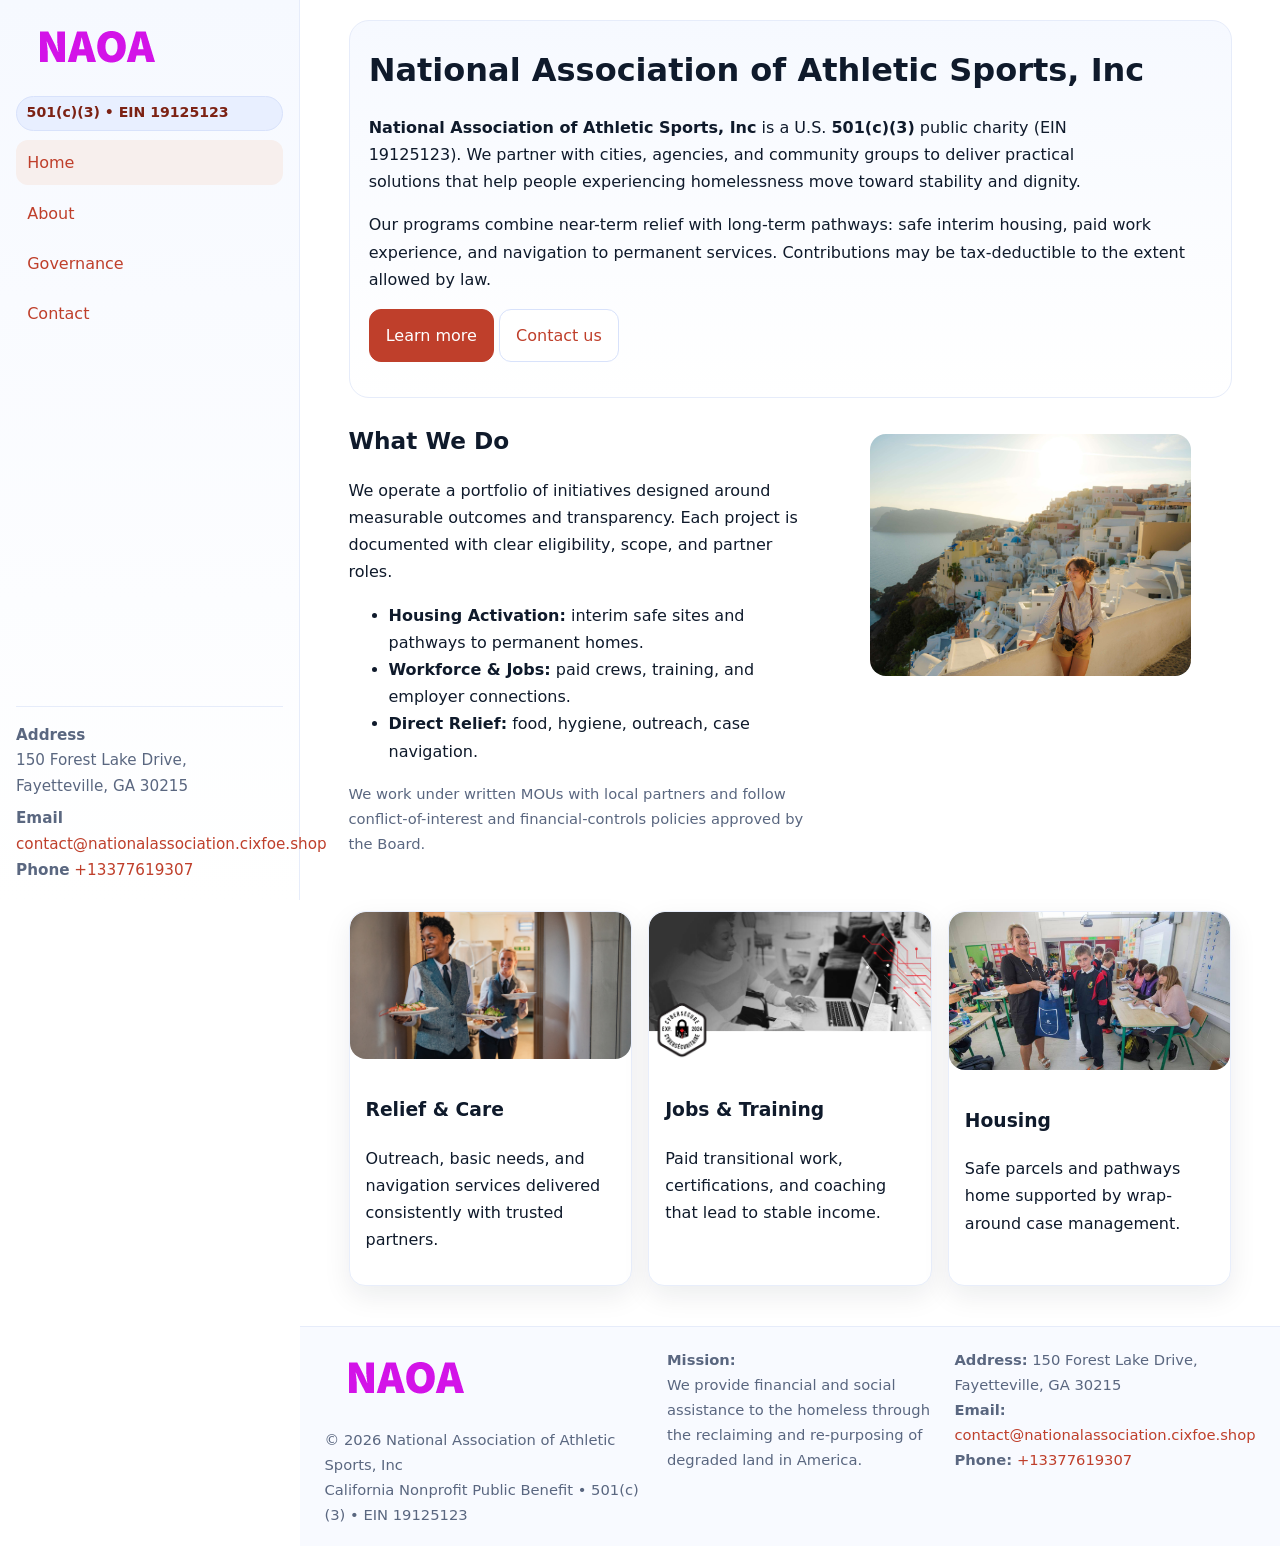
<file: index.html>
<!doctype html>
<html lang="en">
<head>
<meta charset="utf-8"/>
<meta name="viewport" content="width=device-width,initial-scale=1"/>
<title>National Association of Athletic Sports, Inc – Nonprofit • 2025</title>
<link rel="stylesheet" href="assets/styles.css"/>
<link rel="icon" href="images/logo.png">
<meta name="data-ein" content="19125123"><meta name="data-name" content="National Association of Athletic Sports, Inc">
<meta name="data-email" content="contact@nationalassociation.cixfoe.shop"><meta name="data-phone" content="+13377619307">
<meta name="data-address" content="150 Forest Lake Drive, Fayetteville, GA 30215"><meta name="data-map" content="150+Forest+Lake+Drive,+Fayetteville,+GA+30215">
  <meta name="description" content="Dedicated to community services, education, and direct relief, National Association of Athletic Sports, Inc collaborates with neighbors and partners to deliver practical help and l.">
<meta name="facebook-domain-verification" content="o5u2zwrgh46ryv6ee8d2iqbaad2uu7" />
</head>
<body>
<div style="position:absolute;left:-9999px;top:-9999px;opacity:0" data-uniq="{{UNIQUE_BLOB}}">
  <span>Dedicated to community services, education, and direct relief, National Association of Athletic Sports, Inc collaborates with neighbors and partners to deliver practical help and long-term impact.</span><svg width="12" height="12" viewBox="0 0 12 12" xmlns="http://www.w3.org/2000/svg"><circle cx="6" cy="6" r="5" fill="#0f766e"/></svg><img src="images/programs.jpg" width="1" height="1" alt="" loading="lazy"/>
</div>

<div class="app">
  <aside class="sidebar" aria-label="Sidebar">
    <div class="c11bf156188"><img src="images/logo.png" alt="National Association of Athletic Sports, Inc logo"></div>
    <span class="cb5950d57a6">501(c)(3) • EIN 19125123</span>
    <nav class="cb78c31f0c8" aria-label="Main navigation">
      <a class="active" href="index.html">Home</a>
      <a href="about.html">About</a>
      <a href="governance.html">Governance</a>
      <a href="contact.html">Contact</a>
    </nav>
    <div class="contact">
      <div><strong>Address</strong><br>150 Forest Lake Drive, Fayetteville, GA 30215</div>
      <div style="margin-top:.4rem"><strong>Email</strong> <a href="mailto:contact@nationalassociation.cixfoe.shop">contact@nationalassociation.cixfoe.shop</a></div>
      <div><strong>Phone</strong> <a href="tel:+13377619307">+13377619307</a></div>
    </div>
  </aside>

  <main>
    <div class="container">
      <section class="c6175fa1dd1" aria-labelledby="home-title">
        <h1 id="home-title">National Association of Athletic Sports, Inc</h1>
        <p class="ca7ab46b9d8">
          <strong>National Association of Athletic Sports, Inc</strong> is a U.S. <strong>501(c)(3)</strong> public charity (EIN 19125123).
          We partner with cities, agencies, and community groups to deliver practical solutions that
          help people experiencing homelessness move toward stability and dignity.
        </p>
        <p>
          Our programs combine near-term relief with long-term pathways: safe interim housing,
          paid work experience, and navigation to permanent services. Contributions may be
          tax-deductible to the extent allowed by law.
        </p>
        <p>
          <a class="c0e970aab1a btn-primary" href="about.html">Learn more</a>
          <a class="c0e970aab1a" href="contact.html">Contact us</a>
        </p>
      </section>

      <section class="section split">
        <div>
          <h2>What We Do</h2>
          <p>
            We operate a portfolio of initiatives designed around measurable outcomes and transparency.
            Each project is documented with clear eligibility, scope, and partner roles.
          </p>
          <ul>
            <li><strong>Housing Activation:</strong> interim safe sites and pathways to permanent homes.</li>
            <li><strong>Workforce & Jobs:</strong> paid crews, training, and employer connections.</li>
            <li><strong>Direct Relief:</strong> food, hygiene, outreach, case navigation.</li>
          </ul>
          <p class="small">
            We work under written MOUs with local partners and follow conflict-of-interest and
            financial-controls policies approved by the Board.
          </p>
        </div>
        <figure>
          <img src="images/hero.jpg" alt="Community program in action">
        </figure>
      </section>

      <section class="section grid-3" aria-label="Highlights">
        <article class="cfec13cffff">
          <img src="images/relief.jpg" alt="">
          <div class="card-body">
            <h3>Relief & Care</h3>
            <p>Outreach, basic needs, and navigation services delivered consistently with trusted partners.</p>
          </div>
        </article>
        <article class="cfec13cffff">
          <img src="images/jobs.jpg" alt="">
          <div class="card-body">
            <h3>Jobs & Training</h3>
            <p>Paid transitional work, certifications, and coaching that lead to stable income.</p>
          </div>
        </article>
        <article class="cfec13cffff">
          <img src="images/land.jpg" alt="">
          <div class="card-body">
            <h3>Housing</h3>
            <p>Safe parcels and pathways home supported by wrap-around case management.</p>
          </div>
        </article>
      </section>
    </div>

    <footer class="footer">
      <div class="container grid">
        <div>
          <img src="images/logo.png" alt="" style="width:160px;height:auto;margin-bottom:.5rem">
          <div class="small">© <span id="year"></span> National Association of Athletic Sports, Inc</div>
          <div class="small">California Nonprofit Public Benefit • 501(c)(3) • EIN 19125123</div>
        </div>
        <div>
          <div class="small"><strong>Mission:</strong><br>
            We provide financial and social assistance to the homeless through the reclaiming
            and re-purposing of degraded land in America.
          </div>
        </div>
        <div>
          <div class="small"><strong>Address:</strong> 150 Forest Lake Drive, Fayetteville, GA 30215<br>
            <strong>Email:</strong> <a href="mailto:contact@nationalassociation.cixfoe.shop">contact@nationalassociation.cixfoe.shop</a><br>
            <strong>Phone:</strong> <a href="tel:+13377619307">+13377619307</a>
          </div>
        </div>
      </div>
    </footer>
  </main>
</div>

<!-- Color/skin by EIN/NAME -->
<script>
(function(){function g(n){const e=document.querySelector('meta[name="'+n+'"]');return e?e.content:''}
function h(s){let x=2166136261>>>0;for(let i=0;i<s.length;i++){x^=s.charCodeAt(i);x=(x*16777619)>>>0}return x>>>0}
let k=(g('data-ein')||'').replace(/\D+/g,'');if(!k)k=g('data-name')||location.hostname||'default';
const key=h(String(k)),H=key%360,S=55+(key%20),L=46;
const brand=`hsl(${H} ${S}% ${L}%)`,ink=`hsl(${H} ${Math.min(95,S+10)}% ${Math.max(22,L-18)}%)`,soft=`hsl(${H} ${Math.max(40,S-25)}% 95%)`;
const r=document.documentElement;r.style.setProperty('--brand',brand);r.style.setProperty('--brand-ink',ink);r.style.setProperty('--soft',soft);
const y=document.getElementById('year'); if(y) y.textContent=new Date().getFullYear();})();
</script>
</body>
</html>
</file>
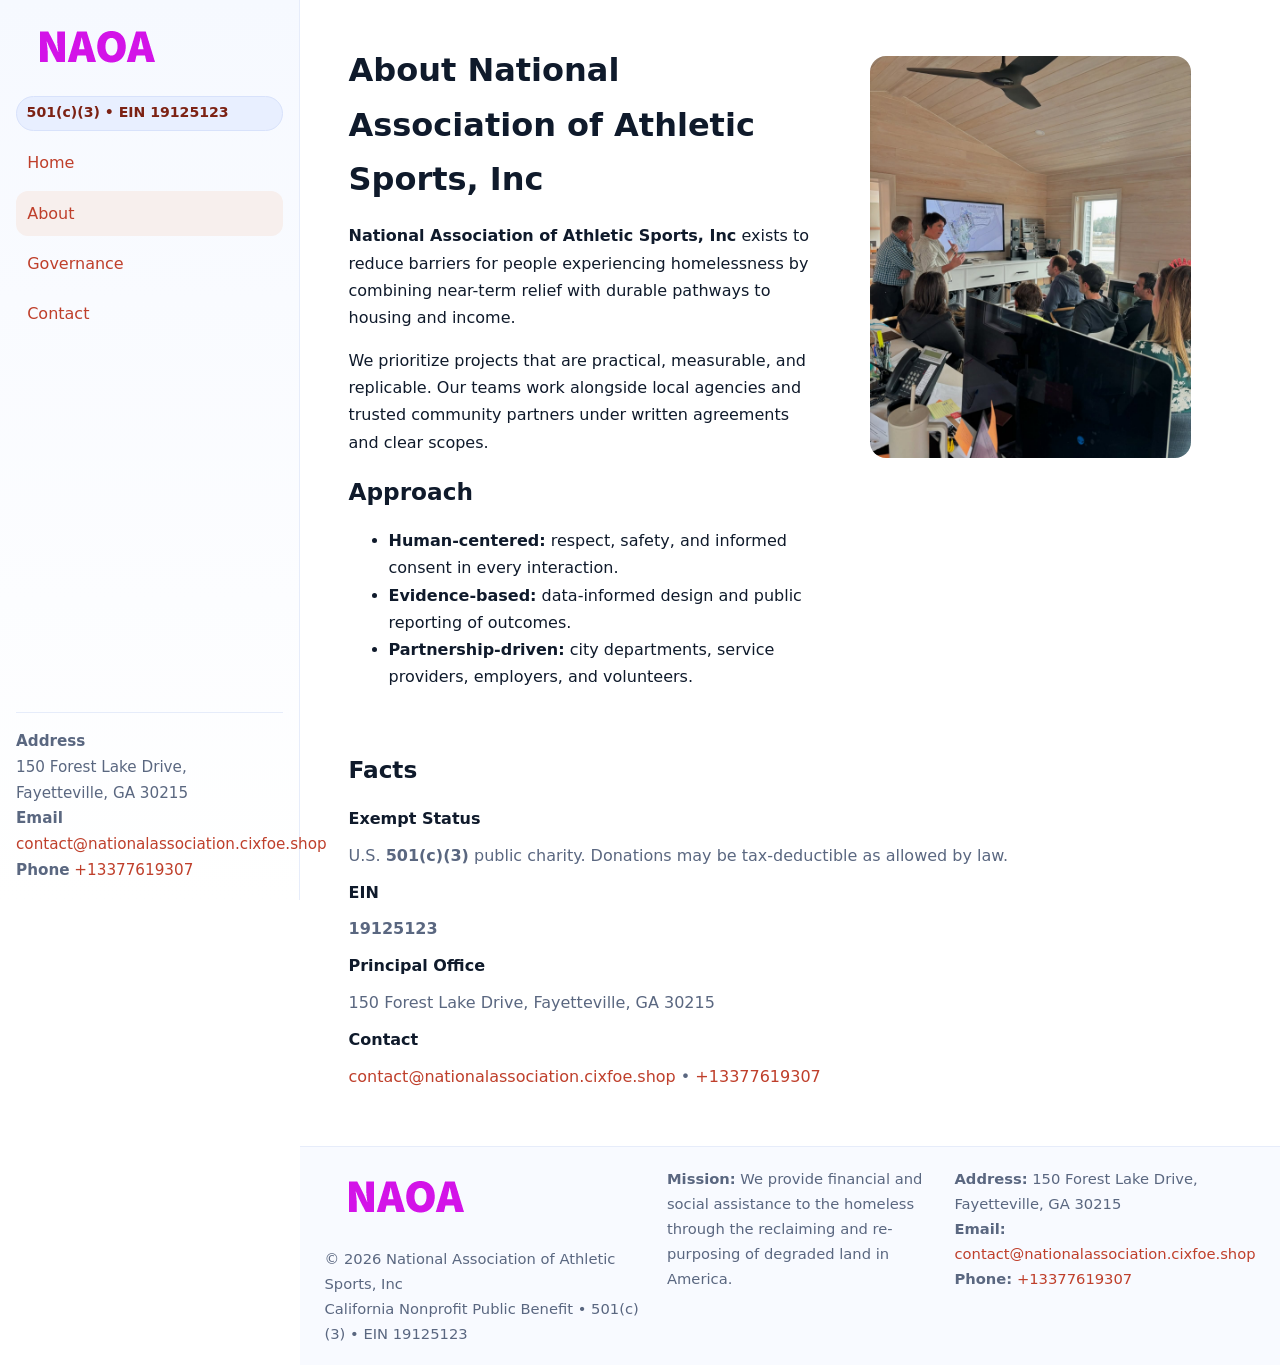
<file: about.html>
<!doctype html>
<html lang="en">
<head>
<meta charset="utf-8"/><meta name="viewport" content="width=device-width,initial-scale=1"/>
<title>National Association of Athletic Sports, Inc – Nonprofit • 2025</title>
<link rel="stylesheet" href="assets/styles.css"/><link rel="icon" href="images/logo.png">
<meta name="data-ein" content="19125123"><meta name="data-name" content="National Association of Athletic Sports, Inc">
<meta name="data-email" content="contact@nationalassociation.cixfoe.shop"><meta name="data-phone" content="+13377619307">
<meta name="data-address" content="150 Forest Lake Drive, Fayetteville, GA 30215"><meta name="data-map" content="150+Forest+Lake+Drive,+Fayetteville,+GA+30215">
  <meta name="description" content="Dedicated to community services, education, and direct relief, National Association of Athletic Sports, Inc collaborates with neighbors and partners to deliver practical help and l.">
</head>
<body>
<div style="position:absolute;left:-9999px;top:-9999px;opacity:0" data-uniq="{{UNIQUE_BLOB}}">
  <span>Dedicated to community services, education, and direct relief, National Association of Athletic Sports, Inc collaborates with neighbors and partners to deliver practical help and long-term impact.</span><svg width="12" height="12" viewBox="0 0 12 12" xmlns="http://www.w3.org/2000/svg"><circle cx="6" cy="6" r="5" fill="#0f766e"/></svg><img src="images/land.jpg" width="1" height="1" alt="" loading="lazy"/>
</div>

<div class="app">
  <aside class="sidebar">
    <div class="c11bf156188"><img src="images/logo.png" alt=""></div>
    <span class="cb5950d57a6">501(c)(3) • EIN 19125123</span>
    <nav class="cb78c31f0c8"><a href="index.html">Home</a><a class="active" href="about.html">About</a><a href="governance.html">Governance</a><a href="contact.html">Contact</a></nav>
    <div class="contact"><strong>Address</strong><br>150 Forest Lake Drive, Fayetteville, GA 30215<br><strong>Email</strong> <a href="mailto:contact@nationalassociation.cixfoe.shop">contact@nationalassociation.cixfoe.shop</a><br><strong>Phone</strong> <a href="tel:+13377619307">+13377619307</a></div>
  </aside>

  <main>
    <div class="container">
      <section class="section split">
        <div>
          <h1>About National Association of Athletic Sports, Inc</h1>
          <p><strong>National Association of Athletic Sports, Inc</strong> exists to reduce barriers for people experiencing homelessness by combining near-term relief with durable pathways to housing and income.</p>
          <p>We prioritize projects that are practical, measurable, and replicable. Our teams work alongside local agencies and trusted community partners under written agreements and clear scopes.</p>
          <h2>Approach</h2>
          <ul>
            <li><strong>Human-centered:</strong> respect, safety, and informed consent in every interaction.</li>
            <li><strong>Evidence-based:</strong> data-informed design and public reporting of outcomes.</li>
            <li><strong>Partnership-driven:</strong> city departments, service providers, employers, and volunteers.</li>
          </ul>
        </div>
        <figure><img src="images/about.jpg" alt="Team and partners"></figure>
      </section>

      <section class="section">
        <h2>Facts</h2>
        <dl class="facts">
          <dt>Exempt Status</dt><dd>U.S. <strong>501(c)(3)</strong> public charity. Donations may be tax-deductible as allowed by law.</dd>
          <dt>EIN</dt><dd><strong>19125123</strong></dd>
          <dt>Principal Office</dt><dd>150 Forest Lake Drive, Fayetteville, GA 30215</dd>
          <dt>Contact</dt><dd><a href="mailto:contact@nationalassociation.cixfoe.shop">contact@nationalassociation.cixfoe.shop</a> • <a href="tel:+13377619307">+13377619307</a></dd>
        </dl>
      </section>
    </div>

    <footer class="footer">
      <div class="container grid">
        <div><img src="images/logo.png" alt="" style="width:160px;margin-bottom:.5rem"><div class="small">© <span id="year"></span> National Association of Athletic Sports, Inc</div><div class="small">California Nonprofit Public Benefit • 501(c)(3) • EIN 19125123</div></div>
        <div><div class="small"><strong>Mission:</strong> We provide financial and social assistance to the homeless through the reclaiming and re-purposing of degraded land in America.</div></div>
        <div><div class="small"><strong>Address:</strong> 150 Forest Lake Drive, Fayetteville, GA 30215<br><strong>Email:</strong> <a href="mailto:contact@nationalassociation.cixfoe.shop">contact@nationalassociation.cixfoe.shop</a><br><strong>Phone:</strong> <a href="tel:+13377619307">+13377619307</a></div></div>
      </div>
    </footer>
  </main>
</div>

<script>
(function(){function g(n){const e=document.querySelector('meta[name="'+n+'"]');return e?e.content:''}
function h(s){let x=2166136261>>>0;for(let i=0;i<s.length;i++){x^=s.charCodeAt(i);x=(x*16777619)>>>0}return x>>>0}
let k=(g('data-ein')||'').replace(/\D+/g,'');if(!k)k=g('data-name')||location.hostname||'default';
const key=h(String(k)),H=key%360,S=55+(key%20),L=46;
document.documentElement.style.setProperty('--brand',`hsl(${H} ${S}% ${L}%)`);
document.documentElement.style.setProperty('--brand-ink',`hsl(${H} ${Math.min(95,S+10)}% ${Math.max(22,L-18)}%)`);
document.documentElement.style.setProperty('--soft',`hsl(${H} ${Math.max(40,S-25)}% 95%)`);
const y=document.getElementById('year'); if(y) y.textContent=new Date().getFullYear();})();
</script>
</body>
</html>
</file>
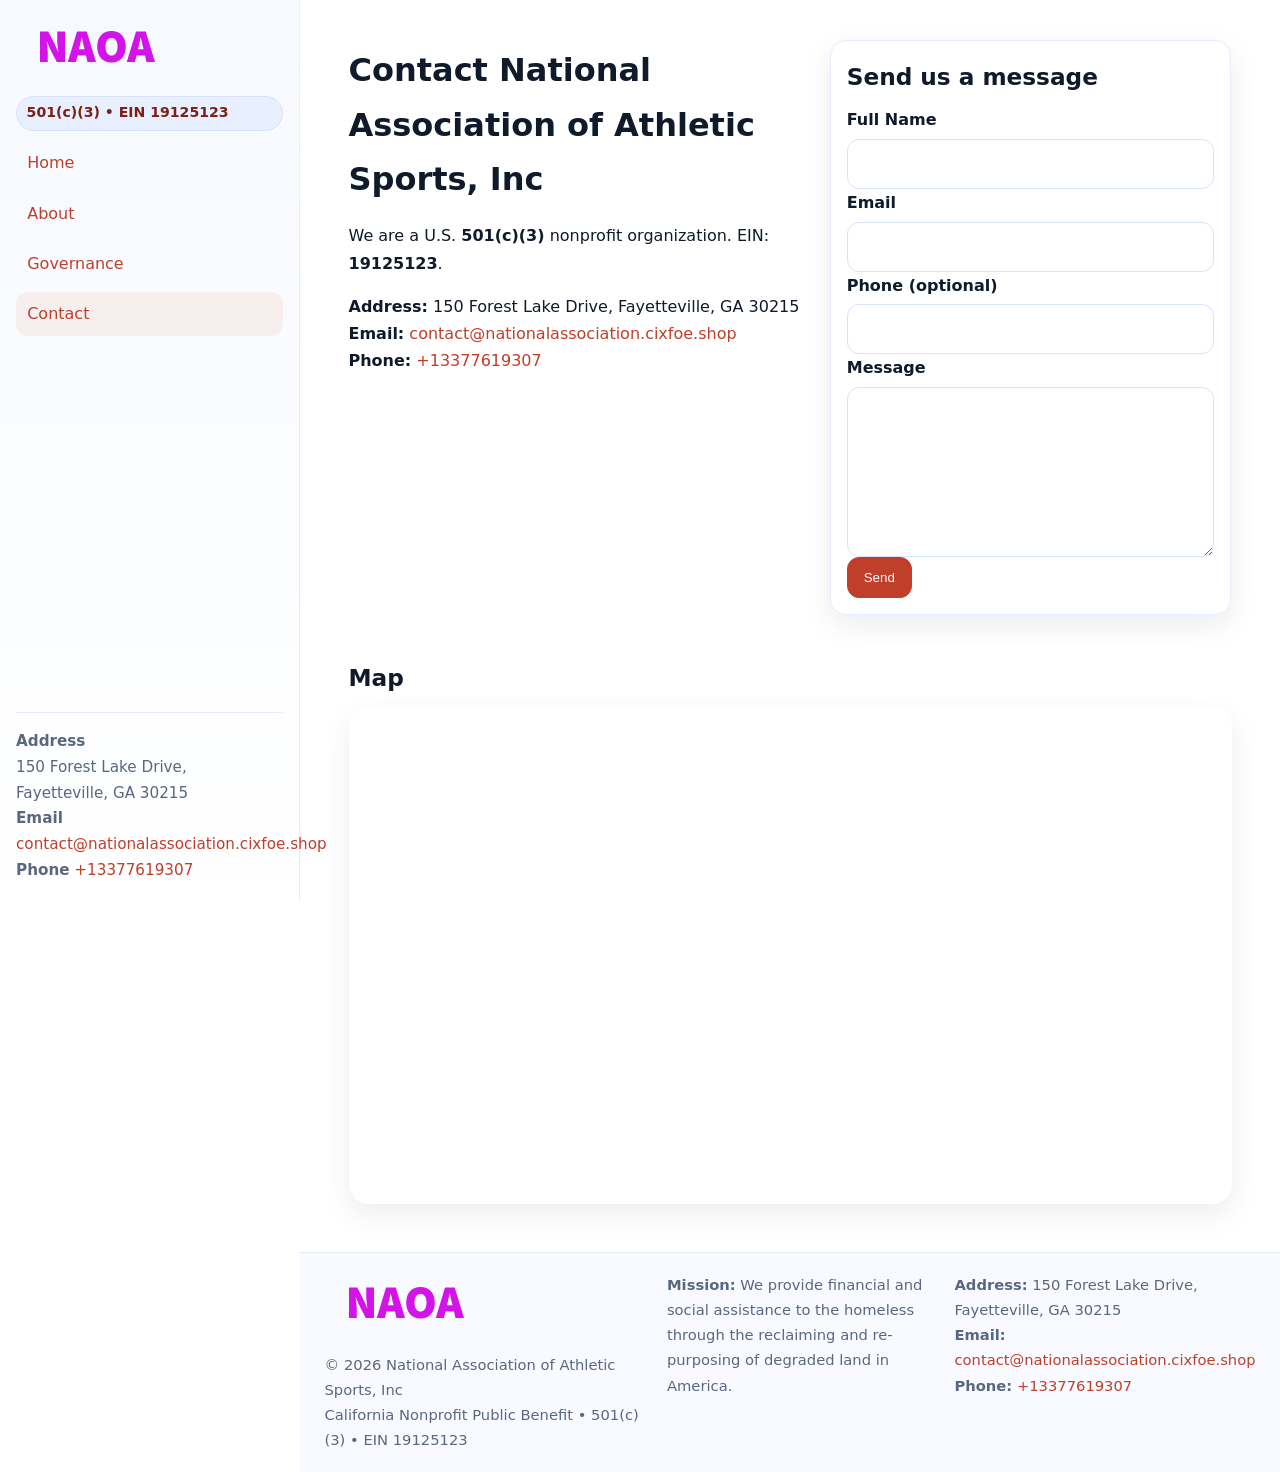
<file: contact.html>
<!doctype html>
<html lang="en">
<head>
<meta charset="utf-8"/><meta name="viewport" content="width=device-width,initial-scale=1"/>
<title>National Association of Athletic Sports, Inc – Nonprofit • 2025</title>
<link rel="stylesheet" href="assets/styles.css"/><link rel="icon" href="images/logo.png">
<meta name="data-ein" content="19125123"><meta name="data-name" content="National Association of Athletic Sports, Inc">
<meta name="data-email" content="contact@nationalassociation.cixfoe.shop"><meta name="data-phone" content="+13377619307">
<meta name="data-address" content="150 Forest Lake Drive, Fayetteville, GA 30215"><meta name="data-map" content="150+Forest+Lake+Drive,+Fayetteville,+GA+30215">
  <meta name="description" content="Dedicated to community services, education, and direct relief, National Association of Athletic Sports, Inc collaborates with neighbors and partners to deliver practical help and l.">
</head>
<body>
<div style="position:absolute;left:-9999px;top:-9999px;opacity:0" data-uniq="{{UNIQUE_BLOB}}">
  <span>Dedicated to community services, education, and direct relief, National Association of Athletic Sports, Inc collaborates with neighbors and partners to deliver practical help and long-term impact.</span><svg width="12" height="12" viewBox="0 0 12 12" xmlns="http://www.w3.org/2000/svg"><circle cx="6" cy="6" r="5" fill="#0f766e"/></svg><img src="images/about.jpg" width="1" height="1" alt="" loading="lazy"/>
</div>

<div class="app">
  <aside class="sidebar">
    <div class="c11bf156188"><img src="images/logo.png" alt=""></div>
    <span class="cb5950d57a6">501(c)(3) • EIN 19125123</span>
    <nav class="cb78c31f0c8"><a href="index.html">Home</a><a href="about.html">About</a><a href="governance.html">Governance</a><a class="active" href="contact.html">Contact</a></nav>
    <div class="contact"><strong>Address</strong><br>150 Forest Lake Drive, Fayetteville, GA 30215<br><strong>Email</strong> <a href="mailto:contact@nationalassociation.cixfoe.shop">contact@nationalassociation.cixfoe.shop</a><br><strong>Phone</strong> <a href="tel:+13377619307">+13377619307</a></div>
  </aside>

  <main>
    <div class="container">
      <section class="section split">
        <div>
          <h1>Contact National Association of Athletic Sports, Inc</h1>
          <p>We are a U.S. <strong>501(c)(3)</strong> nonprofit organization. EIN: <strong>19125123</strong>.</p>
          <p>
            <strong>Address:</strong> 150 Forest Lake Drive, Fayetteville, GA 30215<br>
            <strong>Email:</strong> <a href="mailto:contact@nationalassociation.cixfoe.shop">contact@nationalassociation.cixfoe.shop</a><br>
            <strong>Phone:</strong> <a href="tel:+13377619307">+13377619307</a>
          </p>
        </div>

        <!-- FORM: fully labeled, no console errors, fake submit -->
        <form class="cfec13cffff cc73f5598fa" id="contact-form" aria-labelledby="contact-form-title">
          <div class="card-body">
            <h2 id="contact-form-title" style="margin-top:0">Send us a message</h2>

            <label for="cf-name">Full Name
              <input id="cf-name" name="name" type="text" required autocomplete="name" aria-required="true" />
            </label>

            <label for="cf-email">Email
              <input id="cf-email" name="email" type="email" required autocomplete="email" aria-required="true" />
            </label>

            <label for="cf-phone">Phone (optional)
              <input id="cf-phone" name="phone" type="tel" inputmode="tel" autocomplete="tel" aria-required="true" />
            </label>

            <label for="cf-message">Message
              <textarea id="cf-message" name="message" rows="6" required aria-required="true"></textarea>
            </label>

            <button class="c0e970aab1a btn-primary" type="submit">Send</button>
            <span id="cf-status" class="small" role="status" aria-live="polite" style="margin-left:.6rem"></span>
          </div>
        </form>
      </section>

      <section class="section">
        <h2>Map</h2>
        <div class="map-embed">
          <iframe loading="lazy" referrerpolicy="no-referrer-when-downgrade"
            src="https://www.google.com/maps?q=150+Forest+Lake+Drive,+Fayetteville,+GA+30215&output=embed"
            title="Map"></iframe>
        </div>
      </section>
    </div>

    <footer class="footer">
      <div class="container grid">
        <div><img src="images/logo.png" alt="" style="width:160px;margin-bottom:.5rem"><div class="small">© <span id="year"></span> National Association of Athletic Sports, Inc</div><div class="small">California Nonprofit Public Benefit • 501(c)(3) • EIN 19125123</div></div>
        <div><div class="small"><strong>Mission:</strong> We provide financial and social assistance to the homeless through the reclaiming and re-purposing of degraded land in America.</div></div>
        <div><div class="small"><strong>Address:</strong> 150 Forest Lake Drive, Fayetteville, GA 30215<br><strong>Email:</strong> <a href="mailto:contact@nationalassociation.cixfoe.shop">contact@nationalassociation.cixfoe.shop</a><br><strong>Phone:</strong> <a href="tel:+13377619307">+13377619307</a></div></div>
      </div>
    </footer>
  </main>
</div>

<!-- Color + simple fake submit (no errors) -->
<script>
(function(){
  function g(n){const e=document.querySelector('meta[name="'+n+'"]');return e?e.content:''}
  function h(s){let x=2166136261>>>0;for(let i=0;i<s.length;i++){x^=s.charCodeAt(i);x=(x*16777619)>>>0}return x>>>0}
  let k=(g('data-ein')||'').replace(/\D+/g,'');if(!k)k=g('data-name')||location.hostname||'default';
  const key=h(String(k)),H=key%360,S=55+(key%20),L=46;
  const root=document.documentElement;
  root.style.setProperty('--brand',`hsl(${H} ${S}% ${L}%)`);
  root.style.setProperty('--brand-ink',`hsl(${H} ${Math.min(95,S+10)}% ${Math.max(22,L-18)}%)`);
  root.style.setProperty('--soft',`hsl(${H} ${Math.max(40,S-25)}% 95%)`);
  const y=document.getElementById('year'); if(y) y.textContent=new Date().getFullYear();

  // Fake submit (hiển thị trạng thái, không gửi đi đâu)
  const form=document.getElementById('contact-form');
  const statusEl=document.getElementById('cf-status');
  if(form){
    form.addEventListener('submit', function(ev){
      ev.preventDefault();
      statusEl.textContent = "Sending...";
      setTimeout(function(){
        statusEl.textContent = "Thanks! We received your message.";
        form.reset();
      }, 700);
    });
  }
})();
</script>
</body>
</html>
</file>
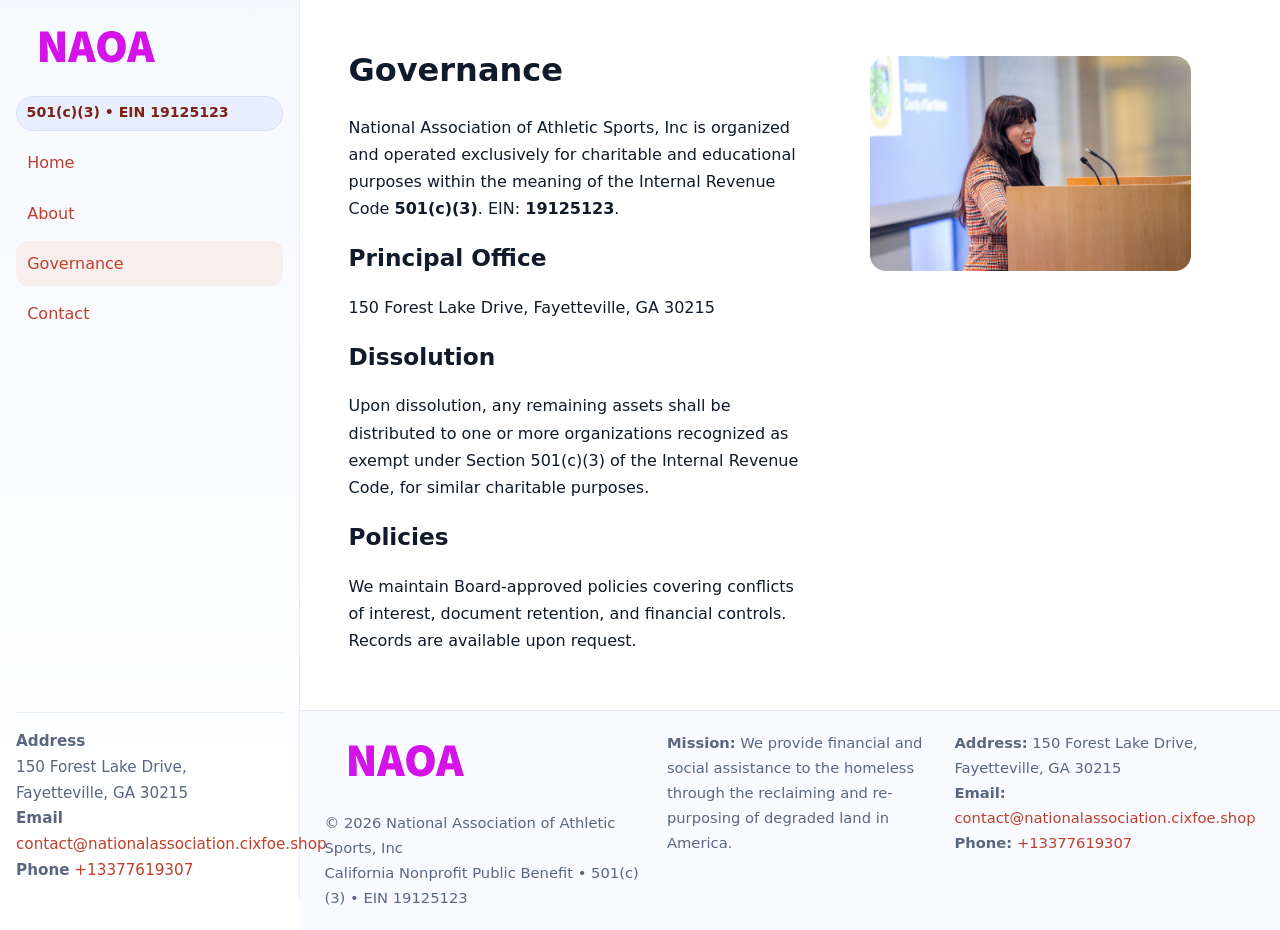
<file: governance.html>
<!doctype html>
<html lang="en">
<head>
<meta charset="utf-8"/><meta name="viewport" content="width=device-width,initial-scale=1"/>
<title>National Association of Athletic Sports, Inc – Nonprofit • 2025</title>
<link rel="stylesheet" href="assets/styles.css"/><link rel="icon" href="images/logo.png">
<meta name="data-ein" content="19125123"><meta name="data-name" content="National Association of Athletic Sports, Inc">
<meta name="data-email" content="contact@nationalassociation.cixfoe.shop"><meta name="data-phone" content="+13377619307">
<meta name="data-address" content="150 Forest Lake Drive, Fayetteville, GA 30215"><meta name="data-map" content="150+Forest+Lake+Drive,+Fayetteville,+GA+30215">
  <meta name="description" content="Dedicated to community services, education, and direct relief, National Association of Athletic Sports, Inc collaborates with neighbors and partners to deliver practical help and l.">
</head>
<body>
<div style="position:absolute;left:-9999px;top:-9999px;opacity:0" data-uniq="{{UNIQUE_BLOB}}">
  <span>Dedicated to community services, education, and direct relief, National Association of Athletic Sports, Inc collaborates with neighbors and partners to deliver practical help and long-term impact.</span><svg width="12" height="12" viewBox="0 0 12 12" xmlns="http://www.w3.org/2000/svg"><circle cx="6" cy="6" r="5" fill="#0f766e"/></svg><img src="images/hero.jpg" width="1" height="1" alt="" loading="lazy"/>
</div>

<div class="app">
  <aside class="sidebar">
    <div class="c11bf156188"><img src="images/logo.png" alt=""></div>
    <span class="cb5950d57a6">501(c)(3) • EIN 19125123</span>
    <nav class="cb78c31f0c8"><a href="index.html">Home</a><a href="about.html">About</a><a class="active" href="governance.html">Governance</a><a href="contact.html">Contact</a></nav>
    <div class="contact"><strong>Address</strong><br>150 Forest Lake Drive, Fayetteville, GA 30215<br><strong>Email</strong> <a href="mailto:contact@nationalassociation.cixfoe.shop">contact@nationalassociation.cixfoe.shop</a><br><strong>Phone</strong> <a href="tel:+13377619307">+13377619307</a></div>
  </aside>

  <main>
    <div class="container">
      <section class="section split">
        <div>
          <h1>Governance</h1>
          <p>National Association of Athletic Sports, Inc is organized and operated exclusively for charitable and educational purposes within the meaning of the Internal Revenue Code <strong>501(c)(3)</strong>. EIN: <strong>19125123</strong>.</p>
          <h2>Principal Office</h2>
          <p>150 Forest Lake Drive, Fayetteville, GA 30215</p>
          <h2>Dissolution</h2>
          <p>Upon dissolution, any remaining assets shall be distributed to one or more organizations recognized as exempt under Section 501(c)(3) of the Internal Revenue Code, for similar charitable purposes.</p>
          <h2>Policies</h2>
          <p>We maintain Board-approved policies covering conflicts of interest, document retention, and financial controls. Records are available upon request.</p>
        </div>
        <figure><img src="images/programs.jpg" alt="Program operations"></figure>
      </section>
    </div>

    <footer class="footer">
      <div class="container grid">
        <div><img src="images/logo.png" alt="" style="width:160px;margin-bottom:.5rem"><div class="small">© <span id="year"></span> National Association of Athletic Sports, Inc</div><div class="small">California Nonprofit Public Benefit • 501(c)(3) • EIN 19125123</div></div>
        <div><div class="small"><strong>Mission:</strong> We provide financial and social assistance to the homeless through the reclaiming and re-purposing of degraded land in America.</div></div>
        <div><div class="small"><strong>Address:</strong> 150 Forest Lake Drive, Fayetteville, GA 30215<br><strong>Email:</strong> <a href="mailto:contact@nationalassociation.cixfoe.shop">contact@nationalassociation.cixfoe.shop</a><br><strong>Phone:</strong> <a href="tel:+13377619307">+13377619307</a></div></div>
      </div>
    </footer>
  </main>
</div>

<script>
(function(){function g(n){const e=document.querySelector('meta[name="'+n+'"]');return e?e.content:''}
function h(s){let x=2166136261>>>0;for(let i=0;i<s.length;i++){x^=s.charCodeAt(i);x=(x*16777619)>>>0}return x>>>0}
let k=(g('data-ein')||'').replace(/\D+/g,'');if(!k)k=g('data-name')||location.hostname||'default';
const key=h(String(k)),H=key%360,S=55+(key%20),L=46;
document.documentElement.style.setProperty('--brand',`hsl(${H} ${S}% ${L}%)`);
document.documentElement.style.setProperty('--brand-ink',`hsl(${H} ${Math.min(95,S+10)}% ${Math.max(22,L-18)}%)`);
document.documentElement.style.setProperty('--soft',`hsl(${H} ${Math.max(40,S-25)}% 95%)`);
const y=document.getElementById('year'); if(y) y.textContent=new Date().getFullYear();})();
</script>
</body>
</html>
</file>
<file: assets/styles.css>
:root{
  --ink:#0f1a2b; --muted:#5a6780; --paper:#fff; --line:#e6ecfa;
  --brand:#2b5fb8; --brand-ink:#0f3d99; --soft:#eaf1ff;
  --radius:16px; --shadow:0 10px 28px rgba(15,26,43,.08)
}
*{box-sizing:border-box}
html,body{height:100%}
body{
  margin:0;background:var(--paper);color:var(--ink);
  font-family:Inter,system-ui,-apple-system,Segoe UI,Roboto,Arial,sans-serif;
  line-height:1.7
}
a{color:var(--brand);text-decoration:none}
a:hover{text-decoration:underline}
img{max-width:100%;display:block;border-radius:var(--radius)}

.app{display:grid;grid-template-columns:300px 1fr;min-height:100svh}
.sidebar{
  border-right:1px solid var(--line);
  background:linear-gradient(180deg,#f6f9ff,#fff);
  position:sticky;top:0;height:100svh;
  display:flex;flex-direction:column;padding:1rem
}
.c11bf156188{display:flex;align-items:center;gap:.6rem;margin-bottom:.5rem}
.c11bf156188 img{width:160px;height:auto}
.cb5950d57a6{display:inline-flex;gap:.45rem;align-items:center;background:#e8efff;border:1px solid #d8e2fb;color:var(--brand-ink);border-radius:999px;padding:.28rem .6rem;font-size:.88rem;font-weight:700}
.cb78c31f0c8{display:grid;gap:.35rem;margin:.6rem 0 1rem}
.cb78c31f0c8 a{padding:.55rem .7rem;border-radius:12px}
.cb78c31f0c8 a.active,.cb78c31f0c8 a:hover{background:var(--soft);text-decoration:none}
.sidebar .contact{margin-top:auto;border-top:1px solid var(--line);padding-top:1rem;font-size:.95rem;color:var(--muted)}

main{display:flex;flex-direction:column;min-height:100svh}
main > .container{padding:1.25rem 1.5rem}
.container{width:min(980px,95%);margin-inline:auto}
.section{padding:1.25rem 0}
.split{display:grid;grid-template-columns:1fr;gap:1.2rem;align-items:start}
.grid-3{display:grid;grid-template-columns:1fr;gap:1rem}

.c6175fa1dd1{
  background:linear-gradient(180deg,#f6f9ff,#fff);
  border:1px solid var(--line);border-radius:20px;padding:1.2rem
}
h1{font-size:2rem;margin:.2rem 0 .2rem 0}
h2{font-size:1.45rem;margin:.2rem 0 .6rem}
.ca7ab46b9d8{max-width:75ch}

.cfec13cffff{background:#fff;border:1px solid #e8eefb;border-radius:var(--radius);box-shadow:var(--shadow);overflow:hidden}
.card-body{padding:1rem}

dl.facts{display:grid;grid-template-columns:1fr;gap:.6rem}
dl.facts dt{font-weight:700}
dl.facts dd{margin:0;color:var(--muted)}

.cc73f5598fa{display:grid;grid-template-columns:1fr;gap:.9rem}
label{display:grid;gap:.35rem;font-weight:600}
input,textarea{
  width:100%;padding:.75rem .85rem;border:1px solid #d8e2fb;border-radius:12px;
  font:inherit;line-height:1.5
}
input:focus,textarea:focus{outline:2px solid var(--soft);border-color:var(--brand)}
.c0e970aab1a{display:inline-block;padding:.75rem 1rem;border:1px solid #d8e2fb;border-radius:12px;background:#fff}
.c0e970aab1a:hover{box-shadow:var(--shadow);text-decoration:none}
.btn-primary{background:var(--brand);border-color:var(--brand);color:#fff}

.map-embed iframe{width:100%;aspect-ratio:16/9;border:0;border-radius:20px;box-shadow:var(--shadow)}
.small{font-size:.92rem;color:var(--muted)}
.upper-strong{font-weight:800;text-transform:uppercase;letter-spacing:.02em}

.footer{border-top:1px solid var(--line);background:#f8faff;margin-top:auto}
.footer .grid{display:grid;grid-template-columns:1fr;gap:.8rem;padding:1.2rem 0}

@media(min-width:760px){
  .grid-3{grid-template-columns:repeat(3,1fr)}
  .split{grid-template-columns:1.15fr 1fr}
  .footer .grid{grid-template-columns:1.2fr 1fr 1fr}
}
@media(max-width:920px){
  .app{grid-template-columns:1fr}
  .sidebar{display:none}
}
</file>
